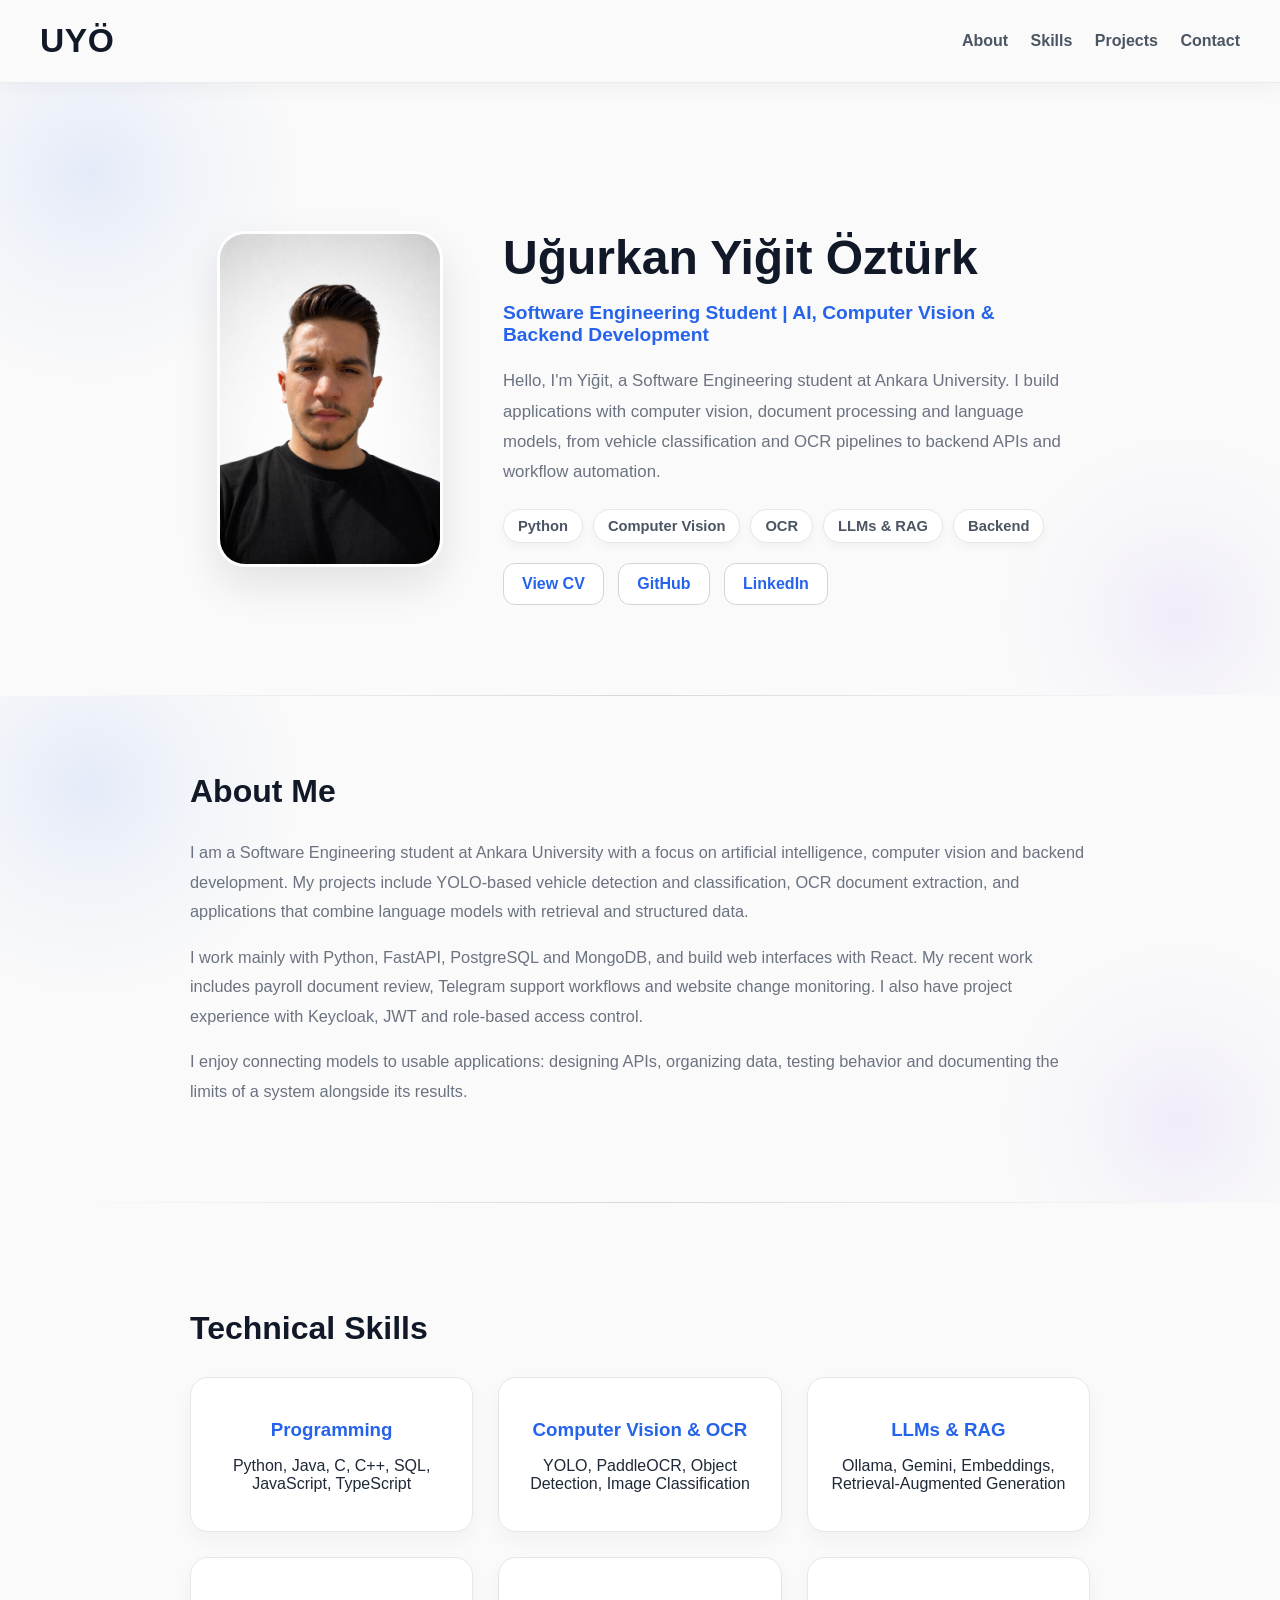
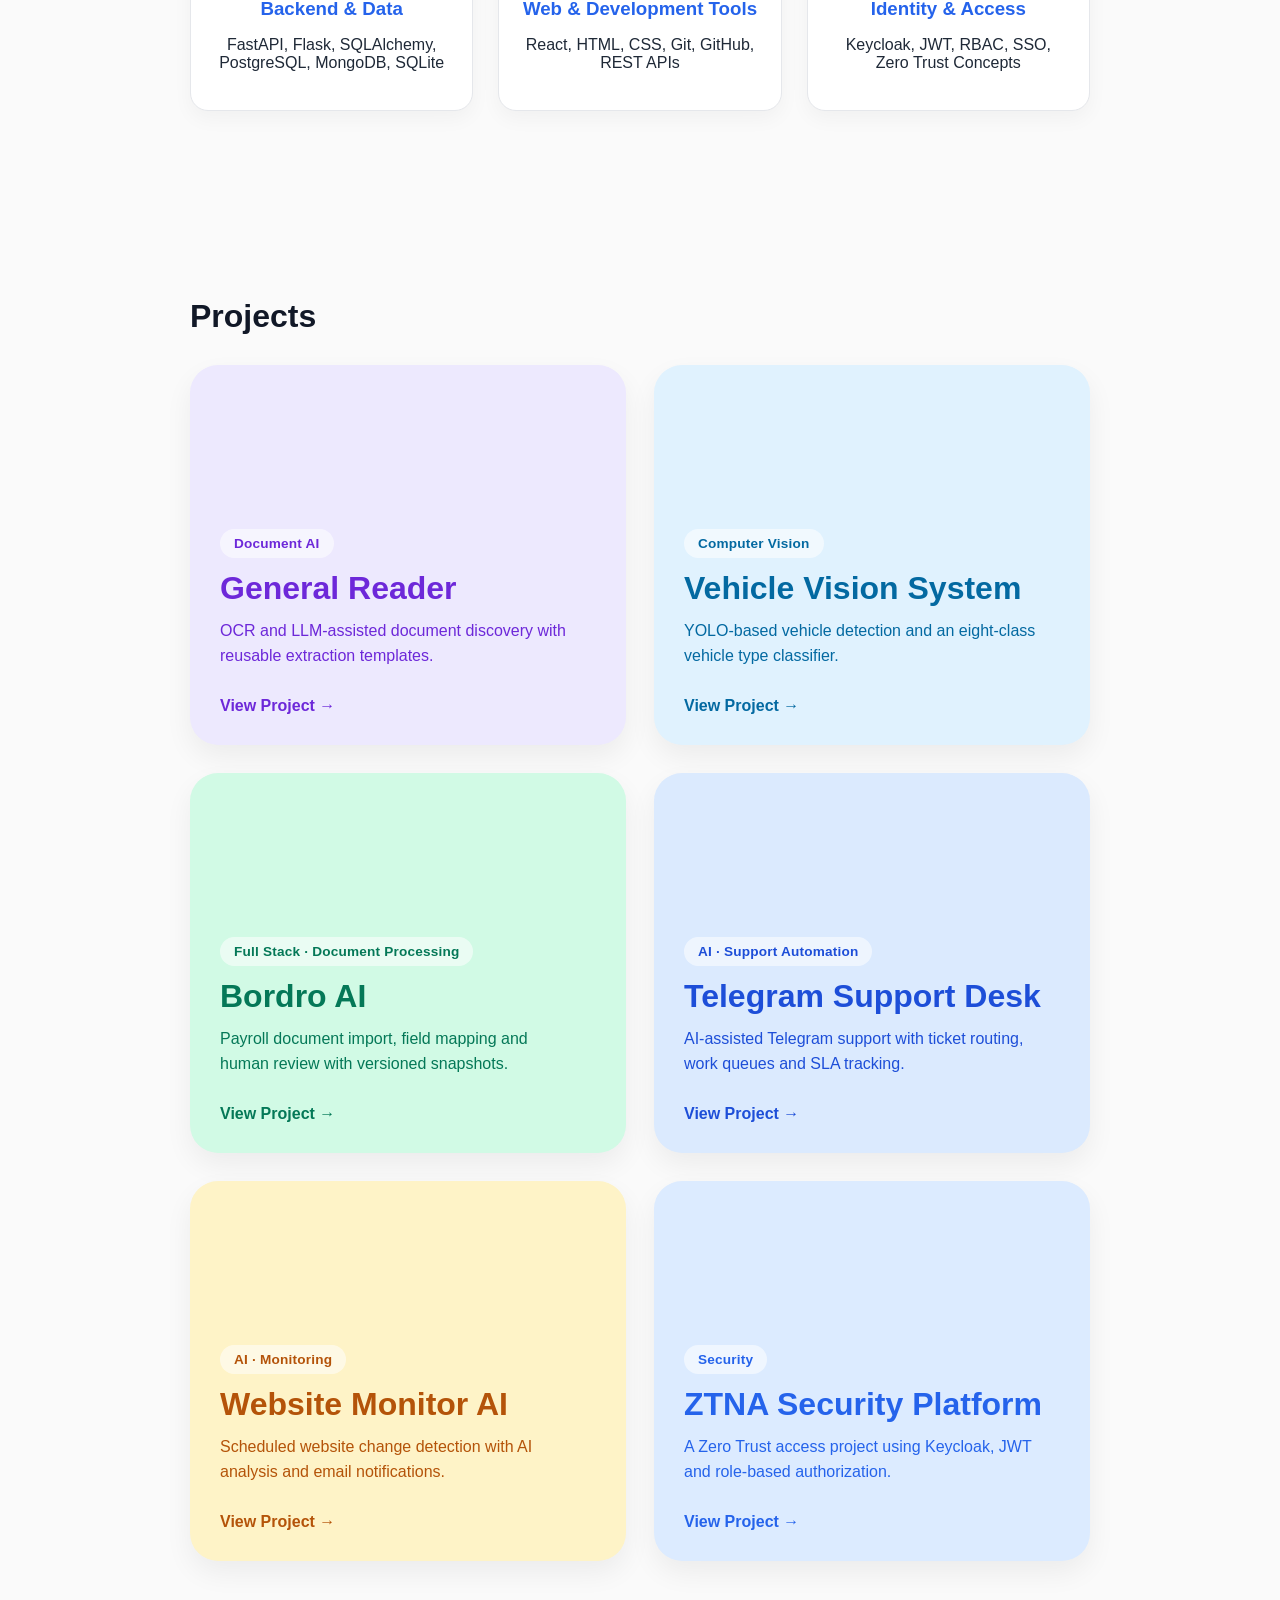
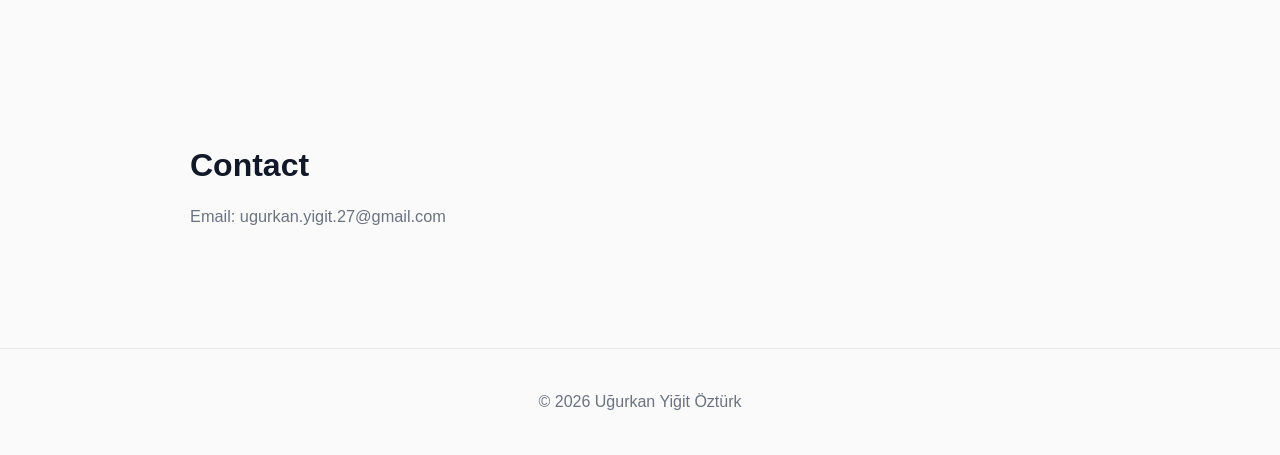
<file: index.html>
<!DOCTYPE html>
<html lang="en">
<head>
<meta charset="UTF-8">
<meta name="viewport" content="width=device-width, initial-scale=1.0">
<title>Uğurkan Yiğit Öztürk | Portfolio</title>
<link rel="stylesheet" href="style.css">
</head>

<body>

<header class="navbar">
<h2>UYÖ</h2>

<nav>
  <a href="#about">About</a>
  <a href="#skills">Skills</a>
  <a href="#projects">Projects</a>
  <a href="#contact">Contact</a>
</nav>
</header>

<section class="hero">

<img src="profile.png" class="profile-photo" alt="Uğurkan Yiğit Öztürk">

<div class="hero-text">

<h1>Uğurkan Yiğit Öztürk</h1>

<h3>Software Engineering Student | AI, Computer Vision &amp; Backend Development</h3>

<p>
Hello, I'm Yiğit, a Software Engineering student at Ankara University.
I build applications with computer vision, document processing and language models,
from vehicle classification and OCR pipelines to backend APIs and workflow automation.
</p>

<div class="hero-badges">
  <span class="hero-badge">Python</span>
  <span class="hero-badge">Computer Vision</span>
  <span class="hero-badge">OCR</span>
  <span class="hero-badge">LLMs &amp; RAG</span>
  <span class="hero-badge">Backend</span>
</div>

<div class="hero-buttons">

<a href="CV.pdf" target="_blank" rel="noopener noreferrer" class="btn">View CV</a>

<a href="https://github.com/Yigit-Ozturk-Ugurkan" target="_blank" rel="noopener noreferrer" class="btn">GitHub</a>

<a href="https://www.linkedin.com/in/uğurkan-yiğit-öztürk-a6b8692b9" target="_blank" rel="noopener noreferrer" class="btn">LinkedIn</a>

</div>

</div>

</section>

<div class="hero-divider"></div>  

<section class="about-shell" id="about">
  <div class="about-section">

<h2>About Me</h2>

<p>
I am a Software Engineering student at Ankara University with a focus on artificial
intelligence, computer vision and backend development. My projects include YOLO-based
vehicle detection and classification, OCR document extraction, and applications
that combine language models with retrieval and structured data.
</p>

<p>
I work mainly with Python, FastAPI, PostgreSQL and MongoDB, and build web interfaces
with React. My recent work includes payroll document review, Telegram support
workflows and website change monitoring. I also have project experience with
Keycloak, JWT and role-based access control.
</p>

<p>
I enjoy connecting models to usable applications: designing APIs, organizing data,
testing behavior and documenting the limits of a system alongside its results.
</p>

  </div>
</section>

<div class="section-divider"></div>  

<section id="skills" class="skills-section">

<h2>Technical Skills</h2>

<div class="skills-grid">
<div class="skill-card">
<h3>Programming</h3>
<p>Python, Java, C, C++, SQL, JavaScript, TypeScript</p>
</div>
<div class="skill-card">
<h3>Computer Vision &amp; OCR</h3>
<p>YOLO, PaddleOCR, Object Detection, Image Classification</p>
</div>
<div class="skill-card">
<h3>LLMs &amp; RAG</h3>
<p>Ollama, Gemini, Embeddings, Retrieval-Augmented Generation</p>
</div>
<div class="skill-card">
<h3>Backend &amp; Data</h3>
<p>FastAPI, Flask, SQLAlchemy, PostgreSQL, MongoDB, SQLite</p>
</div>
<div class="skill-card">
<h3>Web &amp; Development Tools</h3>
<p>React, HTML, CSS, Git, GitHub, REST APIs</p>
</div>
<div class="skill-card">
<h3>Identity &amp; Access</h3>
<p>Keycloak, JWT, RBAC, SSO, Zero Trust Concepts</p>
</div>
</div>

</section>

<section id="projects" class="projects-section">
  <h2>Projects</h2>

  <div class="projects">
    <article class="project-card" style="background:#EDE9FE;color:#6D28D9">
      <div class="project-content">
        <span class="project-tag">Document AI</span>
        <h3>General Reader</h3>
        <p>OCR and LLM-assisted document discovery with reusable extraction templates.</p>
        <a href="project.html?project=reader" class="project-link">View Project →</a>
      </div>
    </article>
    <article class="project-card" style="background:#E0F2FE;color:#0369A1">
      <div class="project-content">
        <span class="project-tag">Computer Vision</span>
        <h3>Vehicle Vision System</h3>
        <p>YOLO-based vehicle detection and an eight-class vehicle type classifier.</p>
        <a href="project.html?project=vehicle" class="project-link">View Project →</a>
      </div>
    </article>
    <article class="project-card" style="background:#D1FAE5;color:#047857">
      <div class="project-content">
        <span class="project-tag">Full Stack · Document Processing</span>
        <h3>Bordro AI</h3>
        <p>Payroll document import, field mapping and human review with versioned snapshots.</p>
        <a href="project.html?project=payroll" class="project-link">View Project →</a>
      </div>
    </article>
    <article class="project-card" style="background:#DBEAFE;color:#1D4ED8">
      <div class="project-content">
        <span class="project-tag">AI · Support Automation</span>
        <h3>Telegram Support Desk</h3>
        <p>AI-assisted Telegram support with ticket routing, work queues and SLA tracking.</p>
        <a href="project.html?project=support" class="project-link">View Project →</a>
      </div>
    </article>
    <article class="project-card" style="background:#FEF3C7;color:#B45309">
      <div class="project-content">
        <span class="project-tag">AI · Monitoring</span>
        <h3>Website Monitor AI</h3>
        <p>Scheduled website change detection with AI analysis and email notifications.</p>
        <a href="project.html?project=monitor" class="project-link">View Project →</a>
      </div>
    </article>
    <article class="project-card" style="background:#DCEBFF;color:#2563EB">
      <div class="project-content">
        <span class="project-tag">Security</span>
        <h3>ZTNA Security Platform</h3>
        <p>A Zero Trust access project using Keycloak, JWT and role-based authorization.</p>
        <a href="project.html?project=ztna" class="project-link">View Project →</a>
      </div>
    </article>
  </div>
</section>

<section id="contact">

<h2>Contact</h2>

<p>Email: ugurkan.yigit.27@gmail.com</p>

</section>

<footer>

<p>© 2026 Uğurkan Yiğit Öztürk</p>

</footer>

</body>
</html>
</file>
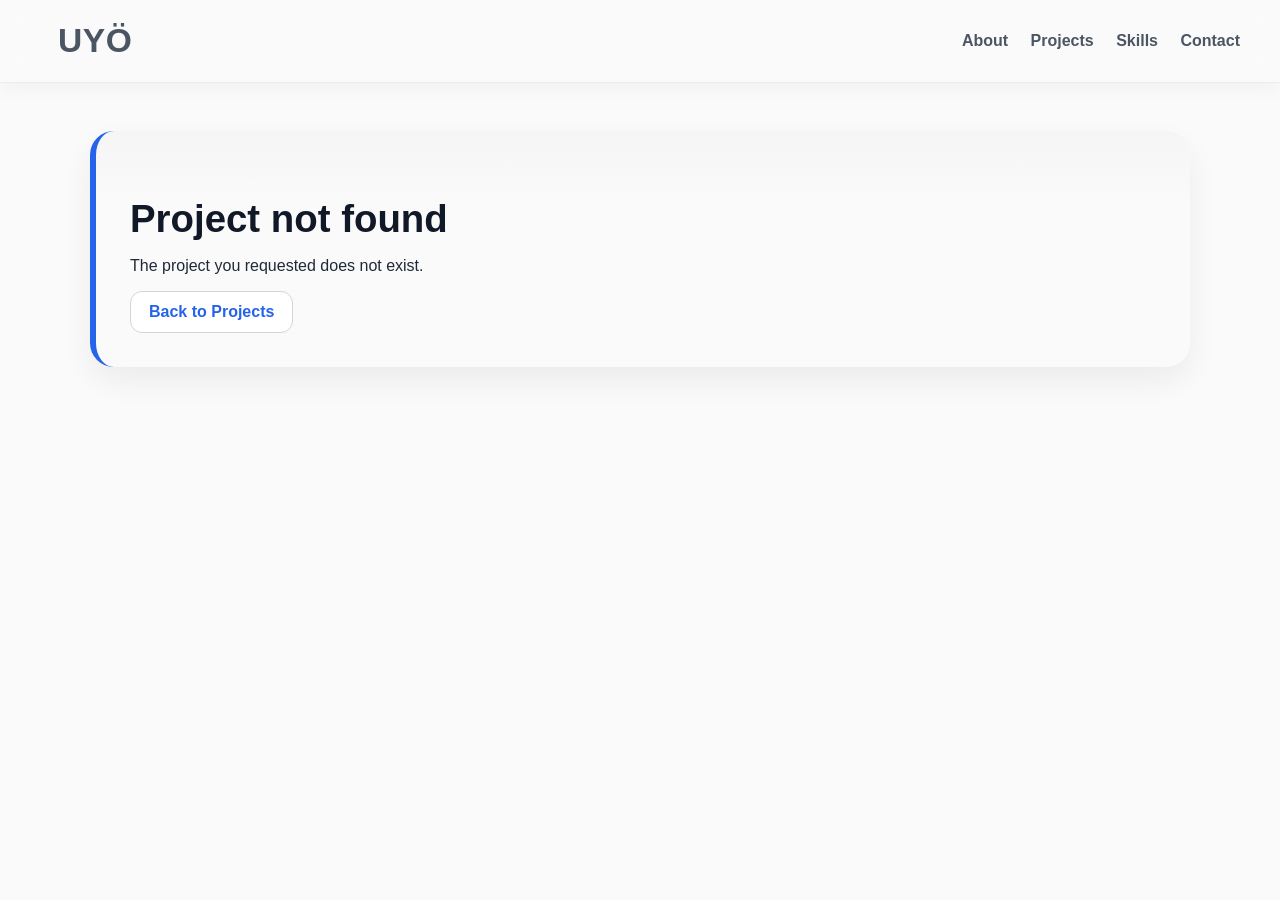
<file: project.html>
<!DOCTYPE html>
<html lang="en">
<head>
  <meta charset="UTF-8" />
  <meta name="viewport" content="width=device-width, initial-scale=1.0" />
  <title>Project Details</title>
  <link rel="stylesheet" href="style.css" />
</head>
<body>

  <header class="navbar">
    <h2><a href="index.html" class="logo-link">UYÖ</a></h2>
    <nav>
      <a href="index.html#about">About</a>
      <a href="index.html#projects">Projects</a>
      <a href="index.html#skills">Skills</a>
      <a href="index.html#contact">Contact</a>
    </nav>
  </header>

  <main class="detail-page">
    <div class="detail-container">

      <a href="index.html#projects" class="back-link">← Back to Projects</a>

      <img id="projectImage" class="detail-image" alt="" hidden />

      <section class="detail-card">
        <h1 id="title"></h1>
        <p id="desc" class="detail-desc"></p>

        <div class="detail-buttons">
          <a id="github" class="btn" target="_blank" rel="noopener noreferrer" hidden>View on GitHub</a>
        </div>
        <p id="projectNote" class="detail-desc"></p>

        <hr />

        <h2>Highlights</h2>
        <ul id="highlights" class="detail-list"></ul>

        <hr />

        <h2>Technologies</h2>
        <div id="techTags" class="tags"></div>
      </section>

    </div>
  </main>

  <script src="projects.js"></script>
  <script>
    const project = new URLSearchParams(window.location.search).get("project");
    const data = window.portfolioProjects;
    const item = Object.hasOwn(data, project) ? data[project] : null;
    if (!item) {
      document.querySelector(".detail-container").innerHTML = '<section class="detail-card"><h1>Project not found</h1><p>The project you requested does not exist.</p><a href="index.html#projects" class="btn">Back to Projects</a></section>';
    } else {
      document.title = item.title + " | Uğurkan Yiğit Öztürk";
      document.documentElement.style.setProperty('--project-color', item.color);
      document.documentElement.style.setProperty('--project-soft-color', item.soft);
      document.getElementById('title').textContent = item.title;
      document.getElementById('desc').textContent = item.desc;
      document.getElementById('projectNote').textContent = item.note || '';
      if (item.image) {
        const image = document.getElementById('projectImage');
        image.src = item.image;
        image.alt = item.title;
        image.hidden = false;
      }
      if (item.github) {
        const link = document.getElementById('github');
        link.href = item.github;
        link.hidden = false;
      }
      item.highlights.forEach(point => {
        const li = document.createElement('li');
        li.textContent = point;
        document.getElementById('highlights').appendChild(li);
      });
      item.tech.forEach(tag => {
        const span = document.createElement('span');
        span.className = 'tag';
        span.textContent = tag;
        document.getElementById('techTags').appendChild(span);
      });
    }
  </script>
</body>
</html>
</file>
<file: style.css>
body{
  font-family: Arial, sans-serif;
  background:#FAFAFA;
  color:#1F2937;
  margin:0;
}

html{
  scroll-behavior:smooth;
}

.navbar{
  display:flex;
  justify-content:space-between;
  align-items:center;
  padding:22px 40px;
  background:rgba(250,250,250,0.78);
  backdrop-filter:blur(14px);
  -webkit-backdrop-filter:blur(14px);
  border-bottom:1px solid rgba(229,231,235,0.75);
  position:sticky;
  top:0;
  z-index:1000;
  box-shadow:0 6px 18px rgba(15,23,42,0.04);
}

.navbar h2{
  margin:0;
  color:#111827;
  font-size:2.1rem;
  letter-spacing:0.5px;
}

.navbar a{
  color:#4B5563;
  margin-left:18px;
  text-decoration:none;
  font-weight:600;
  transition:color 0.25s ease, opacity 0.25s ease;
}

.navbar a:hover{
  color:#2563EB;
  opacity:1;
}

.logo-link{
  color:#111827;
  text-decoration:none;
}

.hero{
  position:relative;
  display:flex;
  align-items:center;
  justify-content:center;
  padding:110px 60px 90px;
  gap:60px;
  overflow:hidden;
}

.hero-divider{
  height:1px;
  background:linear-gradient(
    to right,
    rgba(229,231,235,0),
    rgba(209,213,219,0.9),
    rgba(229,231,235,0)
  );
  margin:0 60px;
}

.hero::before{
  content:"";
  position:absolute;
  width:420px;
  height:420px;
  border-radius:50%;
  background:radial-gradient(circle, rgba(37,99,235,0.10) 0%, rgba(37,99,235,0.04) 35%, rgba(37,99,235,0) 72%);
  top:-120px;
  left:-120px;
  pointer-events:none;
}

.hero::after{
  content:"";
  position:absolute;
  width:360px;
  height:360px;
  border-radius:50%;
  background:radial-gradient(circle, rgba(139,92,246,0.09) 0%, rgba(139,92,246,0.03) 35%, rgba(139,92,246,0) 72%);
  right:-80px;
  bottom:-100px;
  pointer-events:none;
}

.profile-photo{
  width:220px;
  border-radius:28px;
  border:3px solid rgba(255,255,255,0.75);
  box-shadow:0 18px 40px rgba(15,23,42,0.10);
  position:relative;
  z-index:1;
}

.hero-text{
  max-width:560px;
  position:relative;
  z-index:1;
}

.hero-text h1{
  font-size:3rem;
  line-height:1.05;
  margin-bottom:12px;
  color:#111827;
}

.hero-text h3{
  font-size:1.2rem;
  font-weight:600;
  color:#2563EB;
  margin-bottom:20px;
}

.hero-text p{
  font-size:1.05rem;
  line-height:1.8;
  color:#6B7280;
}

.hero-badges{
  display:flex;
  flex-wrap:wrap;
  gap:10px;
  margin-top:22px;
  margin-bottom:8px;
}

.hero-badge{
  background:#FFFFFF;
  color:#4B5563;
  border:1px solid #E5E7EB;
  padding:8px 14px;
  border-radius:999px;
  font-size:0.92rem;
  font-weight:600;
  box-shadow:0 4px 10px rgba(0,0,0,0.04);
}

.hero-buttons{
  margin-top:20px;
}

.btn{
  background:#FFFFFF;
  color:#2563EB;
  padding:11px 18px;
  text-decoration:none;
  border-radius:12px;
  margin-right:10px;
  display:inline-block;
  font-weight:600;
  border:1px solid #D1D5DB;
  transition:all 0.25s ease;
}

.btn:hover{
  background:#2563EB;
  color:#FFFFFF;
  transform:translateY(-2px);
  border-color:#2563EB;
}

.about-shell{
  position:relative;
  padding:40px 0 80px;
  overflow:hidden;
  isolation:isolate;
}

.about-shell::before{
  content:"";
  position:absolute;
  width:420px;
  height:420px;
  border-radius:50%;
  background:radial-gradient(
    circle,
    rgba(37,99,235,0.10) 0%,
    rgba(37,99,235,0.04) 35%,
    rgba(37,99,235,0) 72%
  );
  top:-120px;
  left:-120px;
  pointer-events:none;
  z-index:0;
}

.about-shell::after{
  content:"";
  position:absolute;
  width:360px;
  height:360px;
  border-radius:50%;
  background:radial-gradient(
    circle,
    rgba(139,92,246,0.09) 0%,
    rgba(139,92,246,0.03) 35%,
    rgba(139,92,246,0) 72%
  );
  right:-80px;
  bottom:-100px;
  pointer-events:none;
  z-index:0;
}

.about-section{
  position:relative;
  max-width:900px;
  margin:0 auto;
  padding:0 60px;
  line-height:1.8;
  z-index:1;
}

.section-divider{
  height:1px;
  background:linear-gradient(
    to right,
    rgba(229,231,235,0),
    rgba(209,213,219,0.9),
    rgba(229,231,235,0)
  );
  margin:0 60px;
}

.about-section > *{
  position:relative;
  z-index:1;
}

.about-section p,
#contact p{
  color:#6B7280;
  font-size:1.02rem;
  line-height:1.8;
}

.skills-section{
  max-width:900px;
  margin:0 auto;
  padding:80px 60px;
}

.skills-grid{
  display:grid;
  grid-template-columns:repeat(3, minmax(0, 1fr));
  gap:25px;
  margin-top:30px;
}

.skill-card{
  background:#FFFFFF;
  padding:22px;
  border-radius:18px;
  text-align:center;
  border:1px solid #E5E7EB;
  box-shadow:0 8px 20px rgba(0,0,0,0.04);
}

.skill-card h3{
  color:#2563EB;
  margin-bottom:10px;
}

.projects-section{
  max-width:900px;
  margin:0 auto;
  padding:80px 60px;
}

.projects-section h2{
  margin-bottom:30px;
  font-size:2rem;
  color:#111827;
}

.projects{
  display:grid;
  grid-template-columns:repeat(2, minmax(0, 1fr));
  gap:28px;
}

.project-card{
  min-height:320px;
  border-radius:28px;
  padding:30px;
  display:flex;
  align-items:flex-end;
  box-shadow:0 12px 28px rgba(0,0,0,0.06);
  transition:transform 0.30s ease, box-shadow 0.30s ease, background 0.30s ease;
}

.project-card:hover{
  transform:translateY(-8px);
  box-shadow:0 22px 40px rgba(0,0,0,0.10);
}

.project-content{
  display:flex;
  flex-direction:column;
  gap:14px;
  width:100%;
}

.project-tag{
  display:inline-block;
  width:fit-content;
  padding:7px 14px;
  border-radius:999px;
  font-size:0.85rem;
  font-weight:700;
  letter-spacing:0.2px;
  background:rgba(255,255,255,0.55);
  color:inherit;
}

.project-card h3{
  font-size:2rem;
  line-height:1;
  margin:0;
  font-weight:800;
}

.project-card p{
  font-size:1rem;
  line-height:1.6;
  margin:0;
  max-width:95%;
}

.project-link{
  margin-top:14px;
  text-decoration:none;
  font-weight:800;
  font-size:1rem;
  color:inherit;
  display:inline-block;
  transition:transform 0.25s ease, opacity 0.25s ease;
}

.project-card:hover .project-link{
  transform:translateX(6px);
}

#contact{
  max-width:900px;
  margin:0 auto;
  padding:80px 60px;
}

h2{
  font-size:2rem;
  margin-bottom:18px;
  color:#111827;
}

footer{
  padding:28px 20px;
  text-align:center;
  color:#6B7280;
  border-top:1px solid #E5E7EB;
  margin-top:20px;
  background:#FAFAFA;
}

/* Project card theme colors */
.card-ztna{
  background:#DDF4FF;
  color:#0F4C81;
}

.card-ztna:hover{
  background:#BFE8FF;
}

.card-finance{
  background:#E8F7EE;
  color:#1F6B4F;
}

.card-finance:hover{
  background:#D2F0DF;
}

.card-coffee{
  background:#F8EEDF;
  color:#8A5A2B;
}

.card-coffee:hover{
  background:#F2E0C8;
}

.card-avatar{
  background:#EEE9FF;
  color:#5B4CB2;
}

.card-avatar:hover{
  background:#E0D7FF;
}

/* Detail pages */
.detail-page{
  padding:48px 20px 90px;
  background:#FAFAFA;
}

.detail-container{
  max-width:1100px;
  margin:0 auto;
}

.back-link{
  display:inline-block;
  margin-bottom:22px;
  color:#4B5563;
  text-decoration:none;
  font-weight:600;
  transition:color 0.25s ease;
}

.back-link:hover{
  color:#2563EB;
}

.detail-image{
  width:100%;
  max-height:520px;
  object-fit:cover;
  border-radius:24px;
  border:1px solid #E5E7EB;
  box-shadow:0 14px 30px rgba(0, 0, 0, 0.08);
  margin-bottom:24px;
  background:#FFFFFF;
}

.detail-card{
  position:relative;
  overflow:hidden;
  background:linear-gradient(
    to bottom,
    #ffffff 30%,
    var(--project-soft-color) 100%
  );
  border-radius:24px;
  padding:34px;
  box-shadow:0 14px 30px rgba(0, 0, 0, 0.06);
  border-left:6px solid var(--project-color, #2563EB);
}

.detail-card::before{
  content:"";
  position:absolute;
  top:0;
  left:0;
  width:100%;
  height:72px;
  background:linear-gradient(
    to bottom,
    rgba(0,0,0,0.02),
    rgba(0,0,0,0)
  );
  pointer-events:none;
}

.detail-card h1{
  font-size:2.4rem;
  margin-bottom:14px;
  color:#111827;
}

.detail-card h2{
  margin-top:24px;
  margin-bottom:14px;
  font-size:1.35rem;
  color:#111827;
}

.detail-desc{
  font-size:1.05rem;
  line-height:1.85;
  color:#6B7280;
}

.detail-buttons{
  margin-top:26px;
  display:flex;
  gap:12px;
  flex-wrap:wrap;
}

.detail-buttons .btn{
  min-width:130px;
  text-align:center;
}

.detail-list{
  padding-left:20px;
  line-height:1.9;
  color:#4B5563;
}

.detail-list li{
  margin-bottom:8px;
}

.tags{
  display:flex;
  gap:10px;
  flex-wrap:wrap;
  margin-top:8px;
}

.tag{
  background:#F3F4F6;
  color:#374151;
  border:1px solid #E5E7EB;
  padding:8px 14px;
  border-radius:999px;
  font-size:0.95rem;
  font-weight:600;
}

hr{
  border:none;
  border-top:1px solid #E5E7EB;
  margin:28px 0;
}

@media (max-width: 900px){
  .skills-grid{
    grid-template-columns:repeat(2, minmax(0, 1fr));
  }

  .projects{
    grid-template-columns:1fr;
  }
}

@media (max-width: 768px){
  .navbar{
    flex-direction:column;
    gap:14px;
    padding:18px 20px;
  }

  .hero{
    flex-direction:column;
    text-align:center;
    padding:60px 24px;
    gap:30px;
  }

  .hero-text h1{
    font-size:2.3rem;
  }

@media (max-width: 768px){
  .about-shell{
    padding:60px 0;
  }

  .about-section,
  .skills-section,
  .projects-section,
  #contact{
    max-width:none;
    padding:0 24px;
  }

  .skills-section,
  .projects-section,
  #contact{
    padding-top:60px;
    padding-bottom:60px;
  }
}

  .skills-grid,
  .projects{
    grid-template-columns:1fr;
  }

  .project-card{
    min-height:280px;
    padding:24px;
  }

  .project-card h3{
    font-size:1.8rem;
  }

  .detail-card{
    padding:22px;
  }

  .detail-card h1{
    font-size:1.8rem;
  }

  .detail-image{
    max-height:320px;
  }
}

[hidden] { display: none !important; }
</file>
